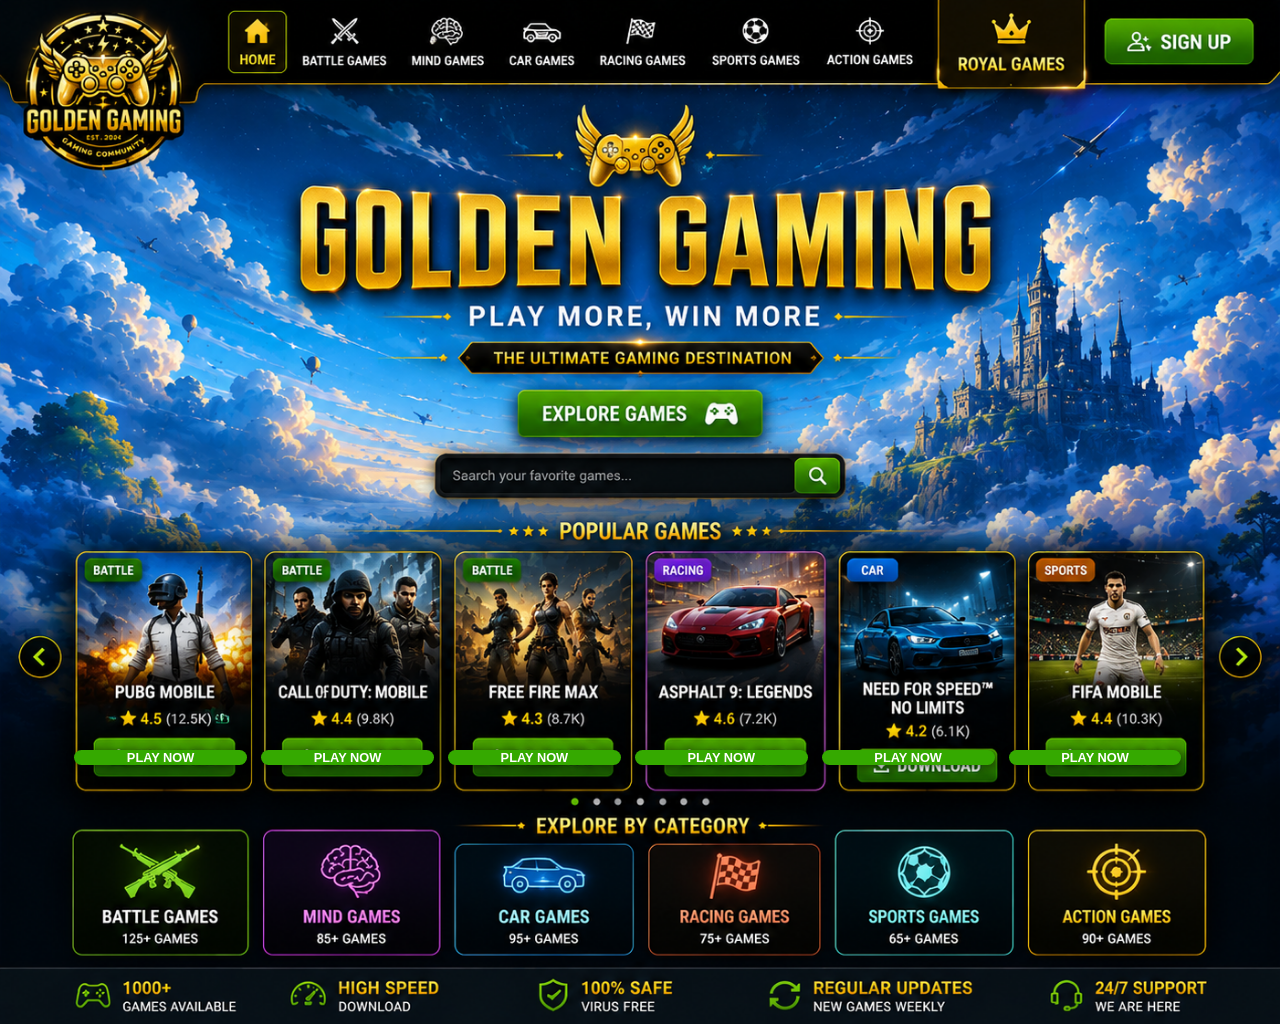
<file: index.html>
<!doctype html>
<html lang="en"><head><meta charset="utf-8"><meta name="viewport" content="width=device-width,initial-scale=1"><title>Golden Gaming</title><link rel="stylesheet" href="style.css"></head>
<body><div class="site">
<img src="logo.png" class="design" alt="Golden Gaming">
<div class="cards">
<a style="left:5.8%" href="game.html?game=Battle%20Game">PLAY NOW</a>
<a style="left:20.4%" href="game.html?game=Action%20Game">PLAY NOW</a>
<a style="left:35%" href="game.html?game=Runner%20Game">PLAY NOW</a>
<a style="left:49.6%" href="game.html?game=Racing%20Game">PLAY NOW</a>
<a style="left:64.2%" href="game.html?game=Speed%20Racing">PLAY NOW</a>
<a style="left:78.8%" href="game.html?game=Football%20Game">PLAY NOW</a>
</div></div></body></html>
</file>
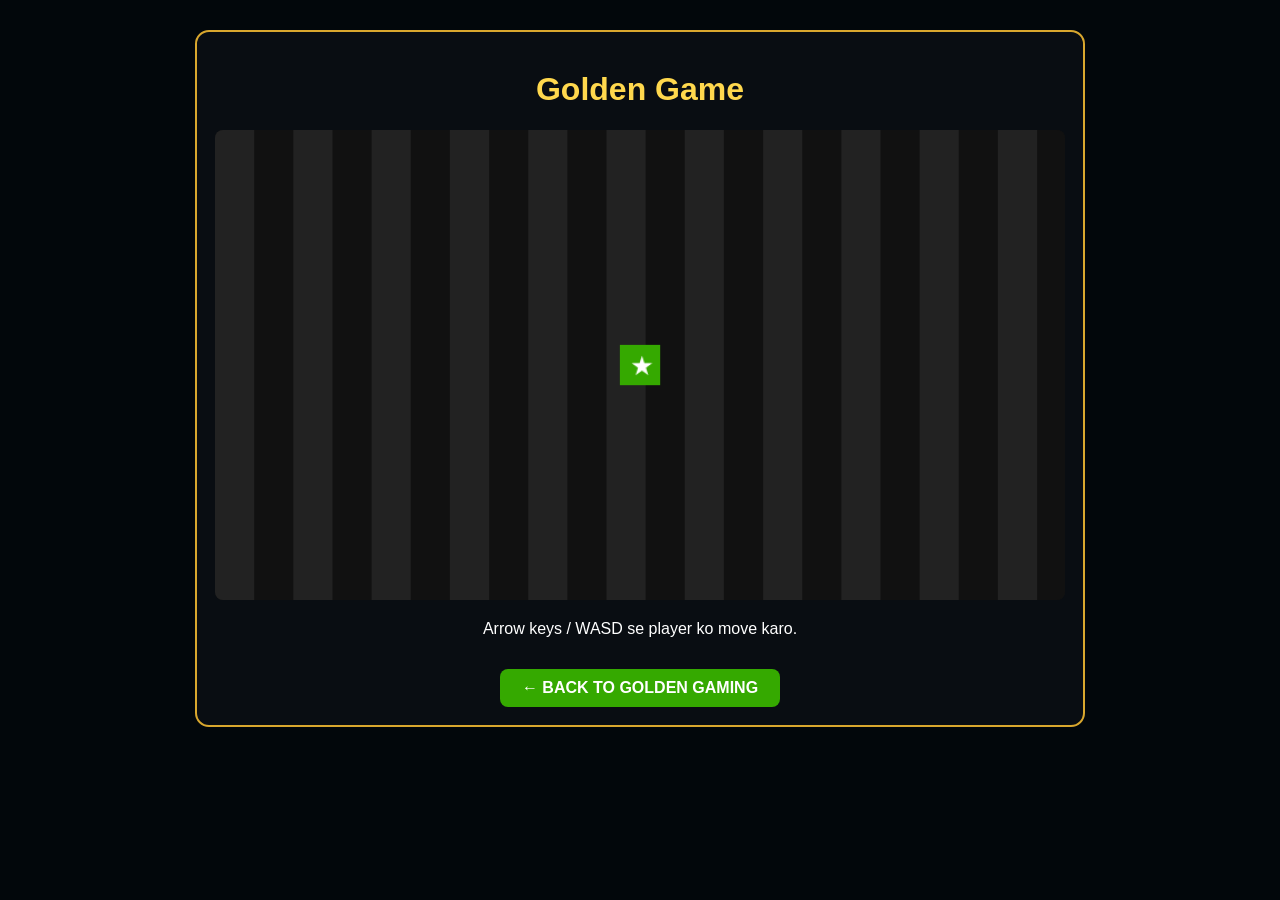
<file: game.html>
<!doctype html><html lang="en"><head><meta charset="utf-8"><meta name="viewport" content="width=device-width,initial-scale=1"><title>Golden Gaming - Play</title><style>body{margin:0;background:#02070b;color:#fff;font-family:Arial;text-align:center}main{max-width:850px;margin:30px auto;padding:18px;background:#090d12;border:2px solid #d9a72e;border-radius:14px}h1{color:#ffd84d}canvas{width:100%;background:#111;border-radius:8px}a{display:inline-block;margin-top:15px;padding:10px 22px;border-radius:8px;background:#35a900;color:#fff;text-decoration:none;font-weight:bold}</style></head><body><main><h1 id="title">Golden Game</h1><canvas id="game" width="760" height="420"></canvas><p>Arrow keys / WASD se player ko move karo.</p><a href="index.html">← BACK TO GOLDEN GAMING</a></main><script>const q=new URLSearchParams(location.search);document.getElementById('title').textContent=q.get('game')||'Golden Game';const c=document.getElementById('game'),x=c.getContext('2d');let px=380,py=210,k={};onkeydown=e=>k[e.key.toLowerCase()]=1;onkeyup=e=>k[e.key.toLowerCase()]=0;function loop(){x.fillStyle='#111';x.fillRect(0,0,760,420);x.fillStyle='#222';for(let i=0;i<760;i+=70)x.fillRect(i,0,35,420);if(k.a||k.arrowleft)px-=4;if(k.d||k.arrowright)px+=4;if(k.w||k.arrowup)py-=4;if(k.s||k.arrowdown)py+=4;px=Math.max(20,Math.min(740,px));py=Math.max(20,Math.min(400,py));x.fillStyle='#35a900';x.fillRect(px-18,py-18,36,36);x.fillStyle='#fff';x.font='24px Arial';x.fillText('★',px-9,py+9);requestAnimationFrame(loop)}loop();</script></body></html>
</file>
<file: style.css>
*{box-sizing:border-box}html,body{margin:0;background:#02070b;font-family:Arial,sans-serif}.site{position:relative;max-width:1402px;margin:auto}.design{display:block;width:100%;height:auto}.cards{position:absolute;left:0;right:0;top:52.7%;height:23%}.cards a{position:absolute;bottom:4.5%;width:13.5%;height:6.2%;display:flex;align-items:center;justify-content:center;border:0;border-radius:8px;background:#35a900;color:#fff;font-weight:bold;cursor:pointer;font-size:clamp(9px,1vw,14px);text-decoration:none;box-shadow:0 2px 7px rgba(0,0,0,.5)}.cards a:hover{background:#43c900;transform:scale(1.03)}
</file>
